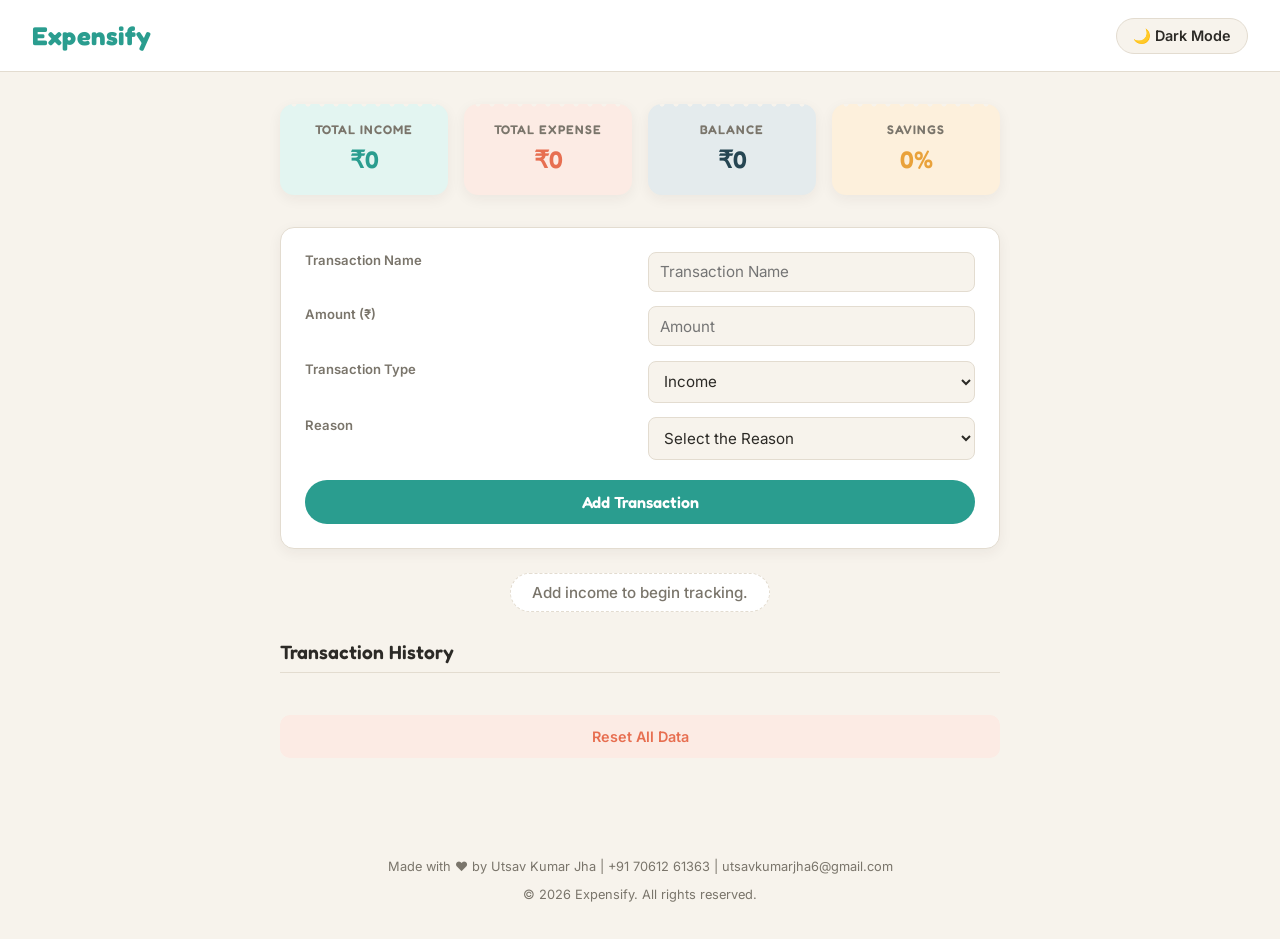
<file: Intractive Web Element/index.html>
<!DOCTYPE html>
<html lang="en">
<head>
    <meta charset="UTF-8">
    <meta name="viewport" content="width=device-width, initial-scale=1.0">
    <title>Expensify - Student Expense Tracker</title>
    <link rel="stylesheet" href="style.css">
</head>
<body>

<header>

        <h1>Expensify</h1>
        <button id="themeBtn">🌙 Dark Mode</button>

</header>

<div class="container">

    <div class="summary">

        <div class="card income-card">
            <h3>Total Income</h3>
            <p id="income">₹0</p>
        </div>

        <div class="card expense-card">
            <h3>Total Expense</h3>
            <p id="expense">₹0</p>
        </div>

        <div class="card balance-card">
            <h3>Balance</h3>
            <p id="balance">₹0</p>
        </div>

        <div class="card saving-card">
            <h3>Savings</h3>
            <p id="saving">0%</p>
        </div>

    </div>

    <form id="transactionForm">
        <label for="title">Transaction Name</label>
        <input
            type="text"
            id="title"
            placeholder="Transaction Name"
            required
        >
        <label for="amount">Amount (₹)</label>
        <input
            type="number"
            id="amount"
            placeholder="Amount"
            min="1"
            required
        >

        <label for="type">Transaction Type</label>
        <select id="type">
            <option value="income">Income</option>
            <option value="expense">Expense</option>
        </select>
        <label for="category">Reason</label>
        <select id="category">
            <option>Select the Reason</option>
            <option>Food</option>
            <option>Travel</option>
            <option>Study</option>
            <option>Entertainment</option>
            <option>Shopping</option>
            <option>Other</option>
        </select>

        <button type="submit">Add Transaction</button>

    </form>

    <div class="feedback">
        <h3 id="message">Start tracking your finances.</h3>
    </div>

    <h2>Transaction History</h2>

    <ul id="transactionList"></ul>
    <button type="button" id="resetBtn" class="reset-btn">
    Reset All Data
    </button>

</div>
<footer>
    <p>Made with ❤️ by Utsav Kumar Jha | +91 70612 61363 | utsavkumarjha6@gmail.com</p>
    <p>&copy; 2026 Expensify. All rights reserved.</p>
</footer>

<script src="script.js"></script>

</body>
</html>
</file>
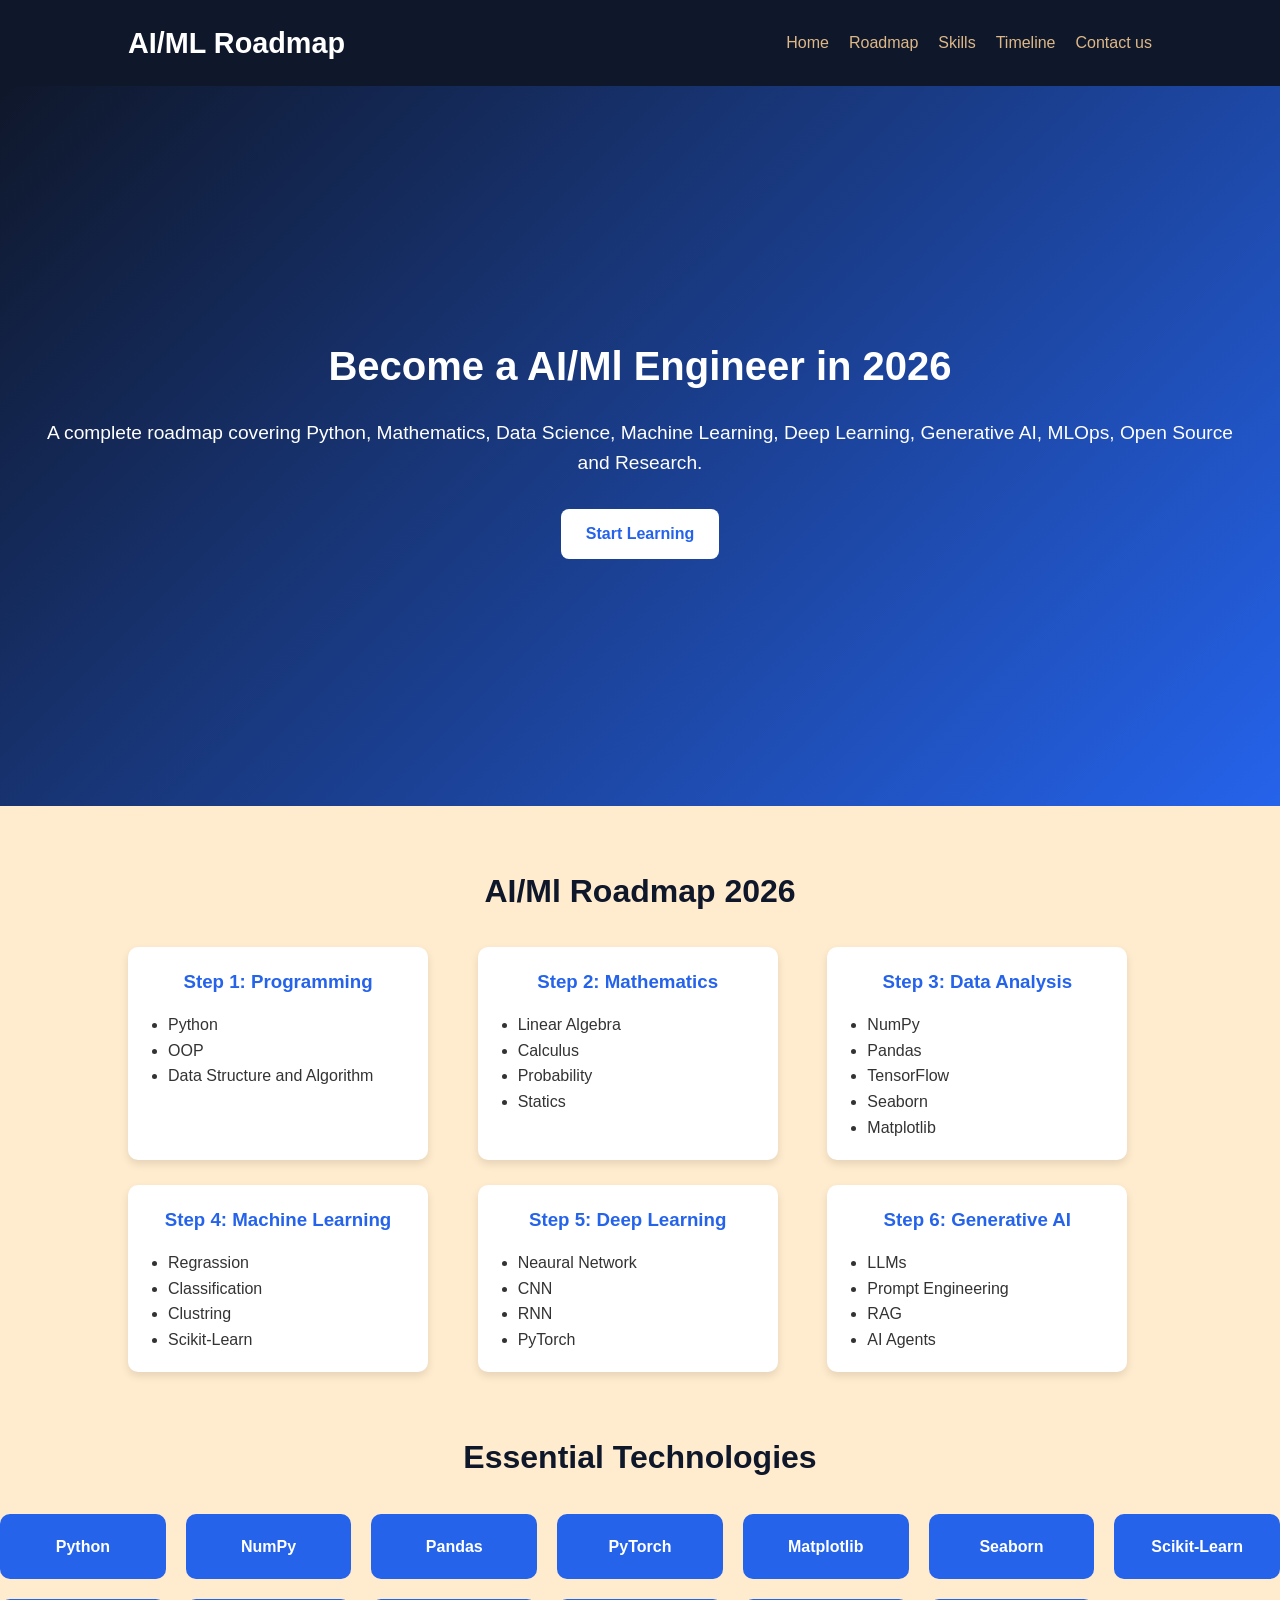
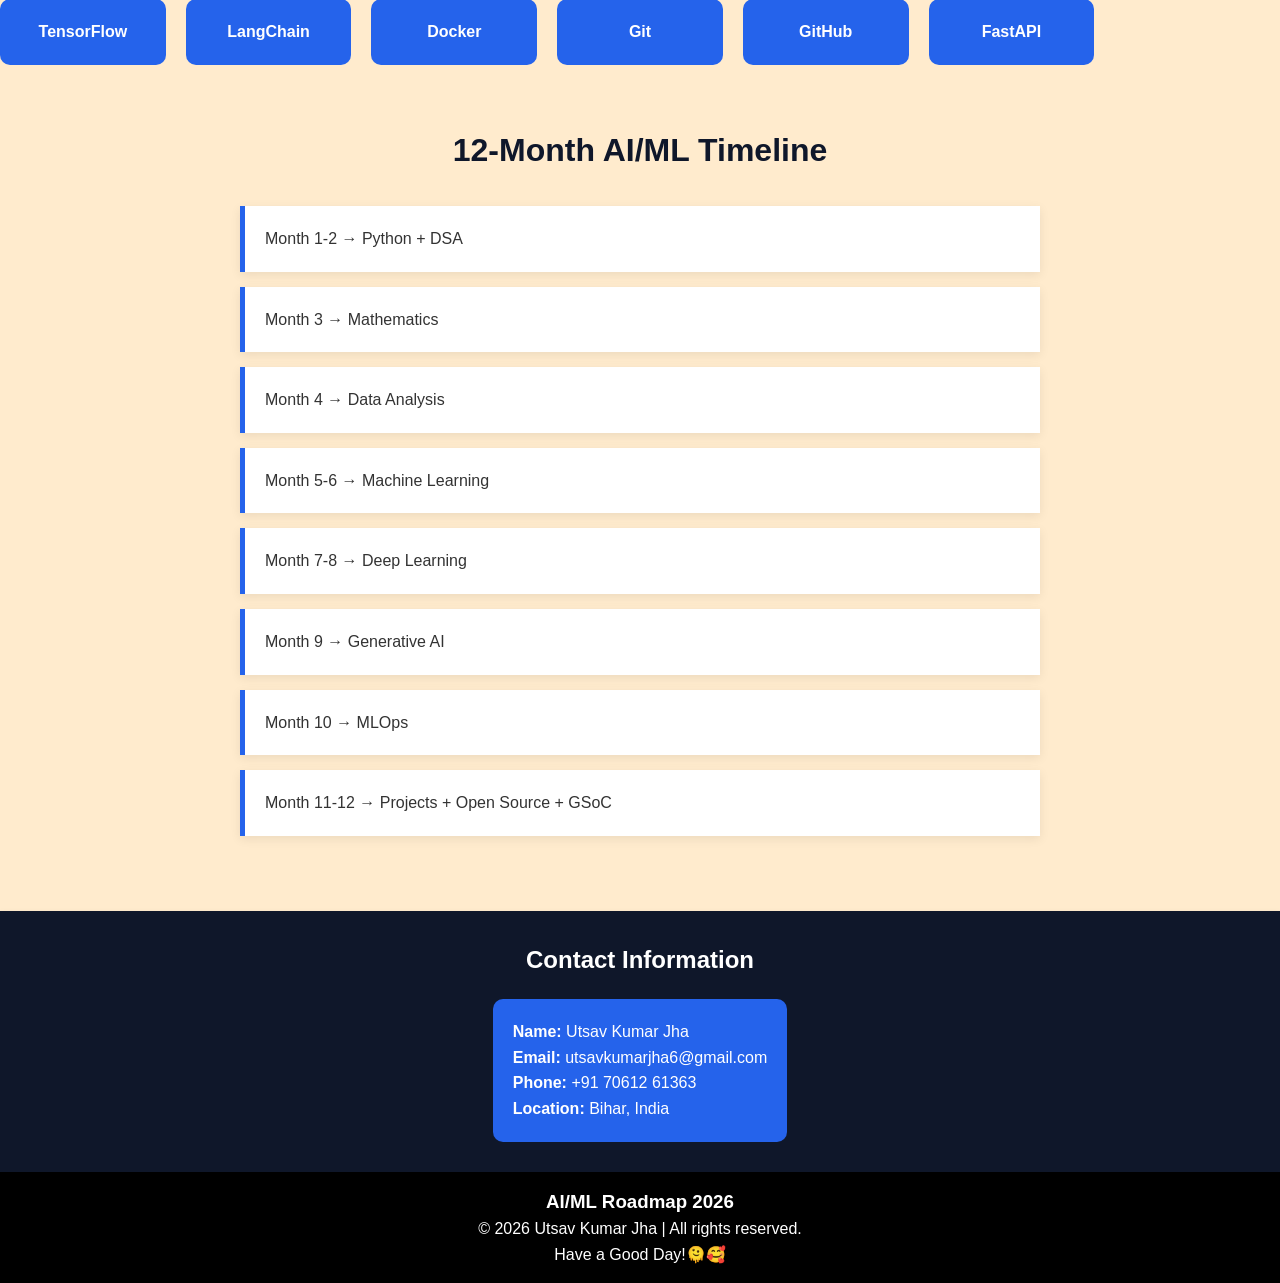
<file: Static Webpage Design/index.html>
<!DOCTYPE html>
<html lang="en">
<head>
    <meta charset="UTF-8">
    <meta name="viewport" content="width=device-width, initial-scale=1.0">
    <title>AI/ML Roadmap 2026</title>
    <link rel="stylesheet" href="style.css">
</head>
<body>
    <header>
        <div class="logo">AI/ML Roadmap</div>
        <nav>
            <ul>
                <li><a href="#home">Home</a> </li>
                <li><a href="#roadmap">Roadmap</a> </li>
                <li><a href="#skills">Skills</a> </li>
                <li><a href="#timeline">Timeline</a> </li>
                <li><a href="#contact">Contact us</a> </li>
            </ul>
        </nav>
    </header>
    <main>
        <section class="hero" id="home">
            <h1>Become a AI/Ml Engineer in 2026</h1>
            <p>A complete roadmap covering Python, Mathematics,
               Data Science, Machine Learning, Deep Learning,
               Generative AI, MLOps, Open Source and Research.
            </p>
            <a href="#roadmap" class="btn">Start Learning</a>
        </section>
        <section id="roadmap">
            <h2 class="section-title">AI/Ml Roadmap 2026</h2>
            <div class="roadmap">
                <article class="card">
                    <h3>Step 1: Programming</h3>
                    <ul>
                        <li>Python</li>
                        <li>OOP</li>
                        <li>Data Structure and Algorithm</li>
                    </ul>
                </article>
                <article class="card">
                    <h3>Step 2: Mathematics</h3>
                    <ul>
                        <li>Linear Algebra</li>
                        <li>Calculus</li>
                        <li>Probability</li>
                        <li>Statics</li>
                    </ul>
                </article>
                <article class="card">
                    <h3>Step 3: Data Analysis</h3>
                    <ul>
                        <li>NumPy</li>
                        <li>Pandas</li>
                        <li>TensorFlow</li>
                        <li>Seaborn</li>
                        <li>Matplotlib</li>
                    </ul>
                </article>
                <article class="card">
                    <h3>Step 4: Machine Learning</h3>
                    <ul>
                        <li>Regrassion</li>
                        <li>Classification</li>
                        <li>Clustring</li>
                        <li>Scikit-Learn</li>
                    </ul>
                </article>
                <article class="card">
                    <h3>Step 5: Deep Learning</h3>
                    <ul>
                        <li>Neaural Network</li>
                        <li>CNN</li>
                        <li>RNN</li>
                        <li>PyTorch</li>
                    </ul>
                </article>
                <article class="card" >
                    <h3>Step 6: Generative AI</h3>
                    <ul>
                        <li>LLMs</li>
                        <li>Prompt Engineering</li>
                        <li>RAG</li>
                        <li>AI Agents</li>
                    </ul>
                </article>
            </div>
        </section>
        <sectin id="skills">
            <h2 class="section-title">Essential Technologies</h2>
            <div class="skills">
                <div class="skill">Python</div>
                <div class="skill">NumPy</div>
                <div class="skill">Pandas</div>
                <div class="skill">PyTorch</div>
                <div class="skill">Matplotlib</div>
                <div class="skill">Seaborn</div>
                <div class="skill">Scikit-Learn</div>
                <div class="skill">TensorFlow</div>
                <div class="skill">LangChain</div>
                <div class="skill">Docker</div>
                <div class="skill">Git</div>
                <div class="skill">GitHub</div>
                <div class="skill">FastAPI</div>
            </div>
        </sectin>
        <section id="timeline">
            <h2 class="section-title">12-Month AI/ML Timeline</h2>
            <div class="timeline">
                <div class="timeline-item">
                    Month 1-2 → Python + DSA
                </div>
                <div class="timeline-item">
                    Month 3 → Mathematics
                </div>
                <div class="timeline-item">
                    Month 4 → Data Analysis
                </div>
                <div class="timeline-item">
                    Month 5-6 → Machine Learning
                </div>
                <div class="timeline-item">
                    Month 7-8 → Deep Learning
                </div>
                <div class="timeline-item">
                    Month 9 → Generative AI
                </div>
                <div class="timeline-item">
                    Month 10 → MLOps
                </div>
                <div class="timeline-item">
                    Month 11-12 → Projects + Open Source + GSoC
                </div>
            </div>
        </section>
        <section class="contact" id="contact">
        <h2 class="contact-title">Contact Information</h2>
        <div class="contact-card">
            <p><strong>Name:</strong> Utsav Kumar Jha</p>
            <p><strong>Email:</strong> utsavkumarjha6@gmail.com</p>
            <p><strong>Phone:</strong> +91 70612 61363</p>
            <p><strong>Location:</strong> Bihar, India</p>
        </div>
        </section>
    </main>
    <footer>
        <h3>AI/ML Roadmap 2026</h3>
            <p>© 2026 Utsav Kumar Jha | All rights reserved.<br>
                Have a Good Day!🫠🥰</p>
    </footer>
</body>
</html>
</file>
<file: Intractive Web Element/style.css>
@import url('https://fonts.googleapis.com/css2?family=Fredoka:wght@500;600;700&family=Inter:wght@400;500;600;700&display=swap');

:root {

  --paper: #f7f3ec;
  --paper-card: #ffffff;
  --ink: #2c2a26;
  --ink-soft: #7a756b;
  --line: #e3dcd0;

  --income: #2a9d8f;
  --income-soft: #e3f5f1;
  --expense: #e76f51;
  --expense-soft: #fcebe4;
  --balance: #264653;
  --balance-soft: #e4ebed;
  --saving: #e9a23b;
  --saving-soft: #fdf0dc;

  --radius: 14px;
  --shadow: 0 4px 14px rgba(44, 42, 38, 0.06);
  --transition: 0.25s ease;
}

body.dark {
  --paper: #1c1b19;
  --paper-card: #272521;
  --ink: #f3efe7;
  --ink-soft: #b0aba1;
  --line: #3a3733;

  --income-soft: rgba(42, 157, 143, 0.18);
  --expense-soft: rgba(231, 111, 81, 0.18);
  --balance-soft: rgba(38, 70, 83, 0.35);
  --saving-soft: rgba(233, 162, 59, 0.18);

  --shadow: 0 4px 18px rgba(0, 0, 0, 0.35);
}

* {
  box-sizing: border-box;
}

body {
  margin: 0;
  font-family: 'Inter', sans-serif;
  background-color: var(--paper);
  color: var(--ink);
  transition: background-color var(--transition), color var(--transition);
  min-height: 100vh;
}

h1, h2, h3 {
  font-family: 'Fredoka', sans-serif;
  margin: 0;
}

header {
  display: flex;
  align-items: center;
  justify-content: space-between;
  padding: 1.1rem 2rem;
  background-color: var(--paper-card);
  border-bottom: 1px solid var(--line);
  position: sticky;
  top: 0;
  z-index: 10;
  transition: background-color var(--transition), border-color var(--transition);
}

header h1 {
  font-size: 1.6rem;
  font-weight: 700;
  letter-spacing: 0.02em;
  color: var(--income);
}

#themeBtn {
  border: 1px solid var(--line);
  background-color: var(--paper);
  color: var(--ink);
  font-family: 'Inter', sans-serif;
  font-size: 0.9rem;
  font-weight: 600;
  padding: 0.5rem 1rem;
  border-radius: 999px;
  cursor: pointer;
  transition: background-color var(--transition), color var(--transition), border-color var(--transition);
}

#themeBtn:hover {
  background-color: var(--income);
  color: #fff;
  border-color: var(--income);
}

.container {
  max-width: 760px;
  margin: 0 auto;
  padding: 2rem 1.25rem 4rem;
}

.summary {
  display: grid;
  grid-template-columns: repeat(4, 1fr);
  gap: 1rem;
  margin-bottom: 2rem;
}

.card {
  position: relative;
  background-color: var(--paper-card);
  border-radius: var(--radius);
  box-shadow: var(--shadow);
  padding: 1.1rem 1rem 1.3rem;
  text-align: center;
  overflow: hidden;
  transition: background-color var(--transition), box-shadow var(--transition), transform var(--transition);
}

.card:hover {
  transform: translateY(-3px);
}

.card::before {
  content: "";
  position: absolute;
  top: 0;
  left: 0;
  right: 0;
  height: 6px;
  background-image: radial-gradient(circle, var(--paper) 2.5px, transparent 2.6px);
  background-size: 14px 14px;
  background-position: center -7px;
}

.card h3 {
  font-size: 0.78rem;
  font-weight: 600;
  text-transform: uppercase;
  letter-spacing: 0.08em;
  color: var(--ink-soft);
  margin-bottom: 0.5rem;
}

.card p {
  font-family: 'Fredoka', sans-serif;
  font-size: 1.5rem;
  font-weight: 600;
  margin: 0;
}

.income-card { background-color: var(--income-soft); }
.income-card p { color: var(--income); }

.expense-card { background-color: var(--expense-soft); }
.expense-card p { color: var(--expense); }

.balance-card { background-color: var(--balance-soft); }
.balance-card p { color: var(--balance); }
body.dark .balance-card p { color: #9fc1cd; }

.saving-card { background-color: var(--saving-soft); }
.saving-card p { color: var(--saving); }

#transactionForm {
  display: grid;
  grid-template-columns: 1fr 1fr;
  gap: 0.9rem 1rem;
  background-color: var(--paper-card);
  border: 1px solid var(--line);
  border-radius: var(--radius);
  padding: 1.5rem;
  margin-bottom: 1.5rem;
  box-shadow: var(--shadow);
  transition: background-color var(--transition), border-color var(--transition);
}

#transactionForm label {
  font-size: 0.82rem;
  font-weight: 600;
  color: var(--ink-soft);
  margin-bottom: 0.3rem;
  display: block;
}

#transactionForm input,
#transactionForm select {
  width: 100%;
  font-family: 'Inter', sans-serif;
  font-size: 0.95rem;
  padding: 0.6rem 0.7rem;
  border: 1px solid var(--line);
  border-radius: 8px;
  background-color: var(--paper);
  color: var(--ink);
  transition: border-color var(--transition), background-color var(--transition), color var(--transition);
}

#transactionForm input:focus,
#transactionForm select:focus {
  outline: 2px solid var(--income);
  outline-offset: 1px;
  border-color: var(--income);
}

#transactionForm button {
  grid-column: 1 / -1;
  font-family: 'Fredoka', sans-serif;
  font-size: 1rem;
  font-weight: 600;
  color: #fff;
  background-color: var(--income);
  border: none;
  border-radius: 999px;
  padding: 0.75rem 1.5rem;
  margin-top: 0.4rem;
  cursor: pointer;
  transition: background-color var(--transition), transform 0.15s ease;
}

#transactionForm button:hover {
  background-color: #1f7e72;
  transform: translateY(-1px);
}

#transactionForm button:active {
  transform: translateY(0);
}

.feedback {
  text-align: center;
  margin-bottom: 1.75rem;
}

.feedback h3 {
  display: inline-block;
  font-size: 0.95rem;
  font-weight: 500;
  font-family: 'Inter', sans-serif;
  color: var(--ink-soft);
  background-color: var(--paper-card);
  border: 1px dashed var(--line);
  border-radius: 999px;
  padding: 0.55rem 1.3rem;
  transition: background-color var(--transition), border-color var(--transition), color var(--transition);
}

.container h2 {
  font-size: 1.2rem;
  font-weight: 600;
  margin-bottom: 0.9rem;
  padding-bottom: 0.5rem;
  border-bottom: 1px solid var(--line);
}

#transactionList {
  list-style: none;
  margin: 0 0 1.75rem;
  padding: 0;
  display: flex;
  flex-direction: column;
  gap: 0.6rem;
}

#transactionList li.transaction {
  display: flex;
  align-items: center;
  justify-content: space-between;
  gap: 0.75rem;
  background-color: var(--paper-card);
  border: 1px solid var(--line);
  border-left: 5px solid var(--income);
  border-radius: 10px;
  padding: 0.75rem 1rem;
  font-size: 0.92rem;
  box-shadow: var(--shadow);
  transition: background-color var(--transition), border-color var(--transition);
}

#transactionList li.transaction:has(.debit) {
  border-left-color: var(--expense);
}

#transactionList .transaction-info {
  display: flex;
  flex-direction: column;
  line-height: 1.5;
}

#transactionList .transaction-info strong {
  font-family: 'Fredoka', sans-serif;
  font-weight: 600;
  font-size: 0.95rem;
}

#transactionList .transaction-info small {
  font-size: 0.76rem;
  color: var(--ink-soft);
}

#transactionList li.transaction > div:last-child {
  display: flex;
  align-items: center;
  gap: 0.6rem;
}

#transactionList .credit,
#transactionList .debit {
  font-family: 'Fredoka', sans-serif;
  font-weight: 600;
  white-space: nowrap;
}

#transactionList .credit {
  color: var(--income);
}

#transactionList .debit {
  color: var(--expense);
}

#transactionList .delete-btn {
  border: none;
  background: none;
  color: var(--ink-soft);
  font-size: 1rem;
  cursor: pointer;
  line-height: 1;
  padding: 0.2rem;
  border-radius: 6px;
  transition: color var(--transition), background-color var(--transition);
}

#transactionList .delete-btn:hover {
  color: var(--expense);
  background-color: var(--expense-soft);
}

.reset-btn {
  display: block;
  width: 100%;
  font-family: 'Inter', sans-serif;
  font-size: 0.9rem;
  font-weight: 600;
  color: var(--expense);
  background-color: var(--expense-soft);
  border: 1px solid transparent;
  border-radius: 10px;
  padding: 0.75rem;
  cursor: pointer;
  transition: background-color var(--transition), color var(--transition);
}

.reset-btn:hover {
  background-color: var(--expense);
  color: #fff;
}
footer {
  text-align: center;
  font-size: 0.8rem;
  color: var(--ink-soft);
  padding: 1.5rem 1.25rem;
}

@media (max-width: 640px) {
  .summary {
    grid-template-columns: repeat(2, 1fr);
  }

  #transactionForm {
    grid-template-columns: 1fr;
  }

  header {
    padding: 1rem 1.25rem;
  }

  header h1 {
    font-size: 1.3rem;
  }
}

@media (prefers-reduced-motion: reduce) {
  * {
    transition: none !important;
  }
}
</file>
<file: Static Webpage Design/style.css>
*{
    margin:0;
    padding:0;
    box-sizing:border-box;
    font-family:Arial, sans-serif;
}
html{
    scroll-behavior:smooth;
}
body{
    background-color:blanchedalmond;
    color:#333;
    line-height:1.6;
}
header{
    background:#0f172a;
    color:white;
    padding:20px 10%;
    display:flex;
    justify-content:space-between;
    align-items:center;
}
.logo{
    font-size:1.8rem;
    font-weight:bold;
}
nav ul{
    list-style:none;
    display:flex;
    gap:20px;
}
nav a{
    color:burlywood;
    text-decoration:none;
    font-weight:500;
}
nav a:hover{
    color:chocolate
}
.hero{
    min-height:80vh;
    display:flex;
    flex-direction:column;
    justify-content:center;
    align-items:center;
    text-align:center;
    padding:40px;
    background:linear-gradient(135deg,#0f172a,#2563eb);
    color:white;
}
.hero h1{
    font-size:2.5rem;
    margin-bottom:20px;
}
.hero p{
    font-size:1.2rem;
    margin-bottom:30px;
}
.btn{
    background:white;
    color:#2563eb;
    padding:12px 25px;
    text-decoration:none;
    border-radius:8px;
    font-weight:bold;
}
.btn:hover{
    background:#2563eb;
    color:white;
    border:2px solid white;
}
section{
    padding:60px 10%;
}
.section-title{
    font-size:2rem;
    margin-bottom:30px;
    color:#0f172a;
    text-align:center;
}
.roadmap{
    display:grid;
    grid-template-columns:repeat(auto-fit,minmax(250px,1fr));
    gap:25px;
}

.card{
    background:white;
    border-radius:10px;
    box-shadow:0 4px 8px rgba(0,0,0,0.1);
    padding:20px;
    width:300px;
    text-align:center;
    transition:transform 0.3s;
}
.card:hover{
    transform:translateY(-5px);
}
.card h3{
    margin-bottom:15px;
    color:#2563eb;
}

.card ul{
    text-align:left;
    margin-top:10px;
    padding-left:20px;
}
.skills{
    display:grid;
    grid-template-columns:repeat(auto-fit,minmax(150px,1fr));
    gap:20px;
}
.skill{
    background:#2563eb;
    color:white;
    text-align:center;
    padding:20px;
    border-radius:10px;
    font-weight:bold;
    transition:transform 0.3s ease;
}
.skill:hover{
    background-color:#2563eb;
    transform:translateY(-5px);
    box-shadow:5px 6px 15px rgba(185, 7, 239, 0.15);
}
.timeline{
    max-width:800px;
    margin:auto;
}
.timeline-item{
    background:white;
    margin-bottom:15px;
    padding:20px;
    border-left:5px solid #2563eb;
    box-shadow:0 3px 10px rgba(0,0,0,0.08);
    transition:transform 0.3s ease;
}
.timeline-item:hover{
    background-color:beige;
    border-left:5px solid #2563eb;
    transform:translateY(-5px);
    box-shadow:5px 6px 15px rgba(185, 7, 239, 0.15);
}
.contact{
    text-align:center;
    margin:auto;
    background-color:#0f172a;
    color:white;
    padding:30px;
    box-shadow:0 4px 8px rgba(0,0,0,0.1);
}

.contact-title{
    text-align:center;
    margin-bottom:20px;
}
.contact-card{
    background:#2563eb;
    color:white;
    padding:20px;
    border-radius:10px;
    display:inline-block;
    text-align:left;
    transition:transform 0.3s ease;
}
.contact-card:hover{
    background-color:#2563eb;
    transform:translateY(-5px);
    box-shadow:5px 6px 15px rgba(185, 7, 239, 0.15);
}
footer{
    background:black;
    color:white;
    text-align:center;
    padding:15px 10%;
}
@media (max-width:768px){
    header{
        flex-direction:column;
        gap:15px;
    }
    .hero h1{
        font-size:1.8rem;
    }
    .roadmap{
        grid-template-columns:1fr;
    }
    .skills{
        grid-template-columns:1fr;
    }
}
</file>
